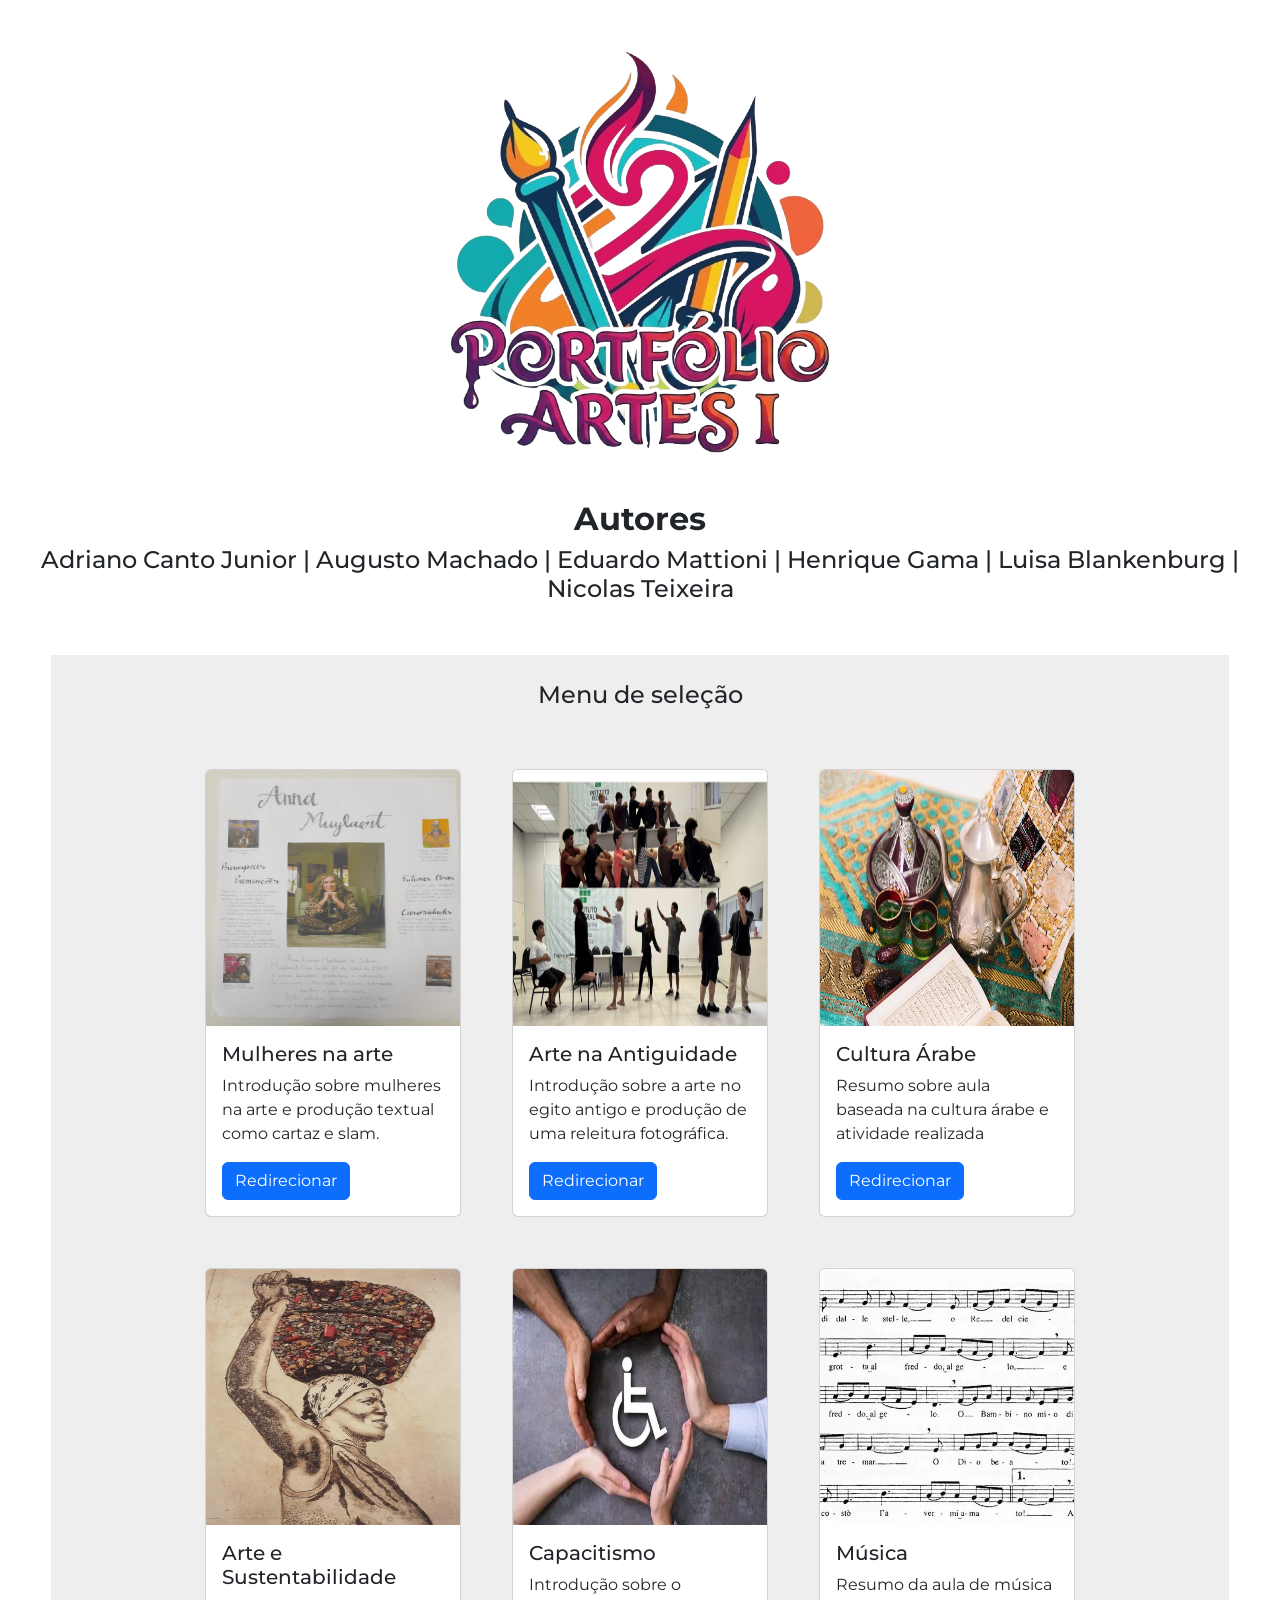
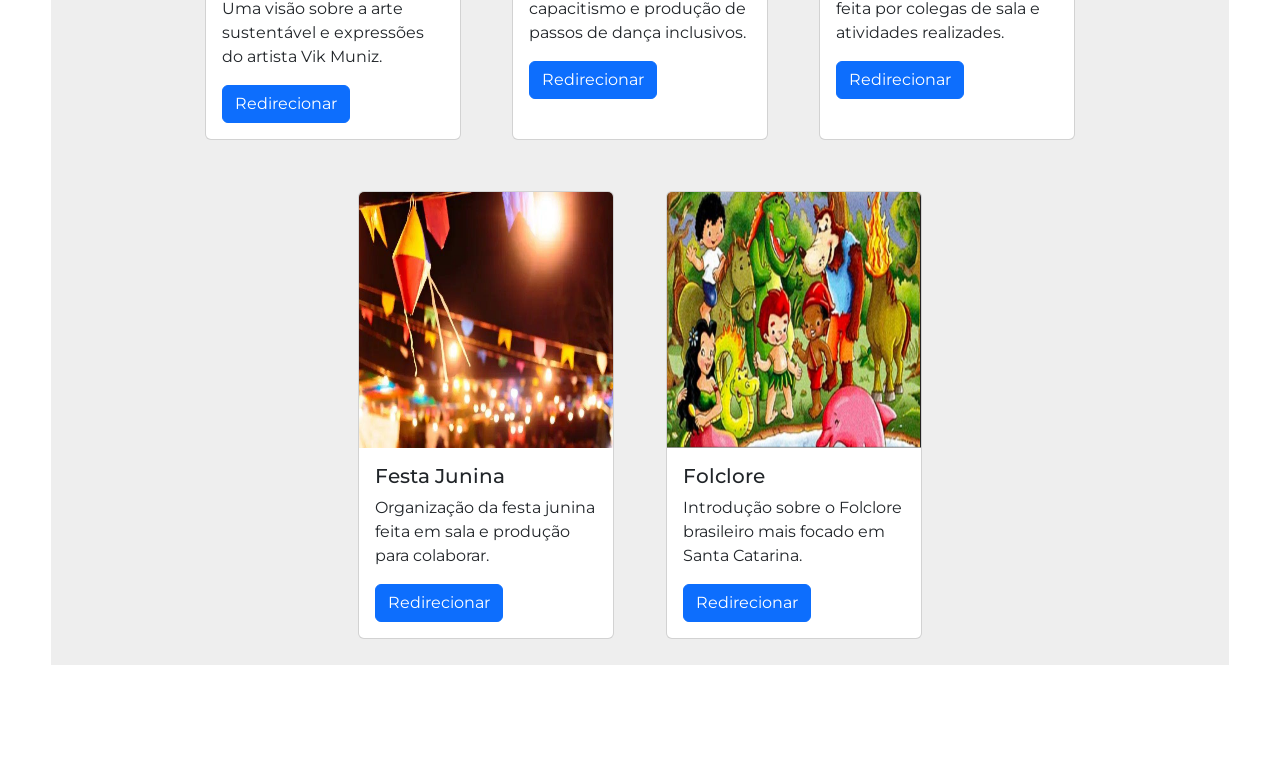
<file: index.html>
<!DOCTYPE html>
<html lang="en">

<head>
    <meta charset="UTF-8">
    <meta name="viewport" content="width=device-width, initial-scale=1.0">
    <link href="https://cdn.jsdelivr.net/npm/bootstrap@5.3.8/dist/css/bootstrap.min.css" rel="stylesheet" integrity="sha384-sRIl4kxILFvY47J16cr9ZwB07vP4J8+LH7qKQnuqkuIAvNWLzeN8tE5YBujZqJLB" crossorigin="anonymous">
    <script src="https://cdn.jsdelivr.net/npm/bootstrap@5.3.8/dist/js/bootstrap.bundle.min.js" integrity="sha384-FKyoEForCGlyvwx9Hj09JcYn3nv7wiPVlz7YYwJrWVcXK/BmnVDxM+D2scQbITxI" crossorigin="anonymous"></script>
    <link rel="preconnect" href="https://fonts.googleapis.com">
    <link rel="preconnect" href="https://fonts.gstatic.com" crossorigin>
    <link href="https://fonts.googleapis.com/css2?family=Montserrat:ital,wght@0,100..900;1,100..900&display=swap" rel="stylesheet">
    <link rel="stylesheet" href="styles.css">
    <link rel="shortcut icon" href="img/favicon.ico" type="image/x-icon">
    <title>Blog de Artes - INFO24</title>
</head>

<body>
    <header class="cabecalho">
        <div class="container text-center">
            <img class="img-fluid" src="img/logo.png" alt="">
        </div>
        <div class="text-center">
            <h2>Autores</h2>
            <h4>Adriano Canto Junior | Augusto Machado | Eduardo Mattioni | Henrique Gama | Luisa Blankenburg | Nicolas Teixeira</h4>
        </div>
    </header>
    <div class="menu">
        <div>
            <h4 class="titulo">Menu de seleção</h4>
        </div>
        <div class="row">
            <div class="col">
                <div class="cards">
                    <div class="card">
                        <img src="img/Mulheres/CARTAZ.jpg" class="card-img-top" alt="...">
                        <div class="card-body">
                            <h5 class="card-title">Mulheres na arte</h5>
                            <p class="card-text">Introdução sobre mulheres na arte e produção textual como cartaz e slam.</p>
                            <a href="mulheres.html" class="btn btn-primary">Redirecionar</a>
                        </div>
                    </div>
                    <div class="card" >
                        <img src="img/Antiguidade/replica3.png" class="card-img-top" alt="...">
                        <div class="card-body">
                            <h5 class="card-title">Arte na Antiguidade</h5>
                            <p class="card-text">Introdução sobre a arte no egito antigo e produção de uma releitura fotográfica.</p>
                            <a href="egito.html" class="btn btn-primary">Redirecionar</a>
                        </div>
                    </div>
                    <div class="card" >
                        <img src="img/Arabe/capa.jpg" class="card-img-top" alt="...">
                        <div class="card-body">
                            <h5 class="card-title">Cultura Árabe</h5>
                            <p class="card-text">Resumo sobre aula baseada na cultura árabe e atividade realizada</p>
                            <a href="arabe.html" class="btn btn-primary">Redirecionar</a>
                        </div>
                    </div>
                    <div class="card" >
                        <img src="img/Sustentabilidade/capa.jpg" class="card-img-top" alt="...">
                        <div class="card-body">
                            <h5 class="card-title">Arte e Sustentabilidade</h5>
                            <p class="card-text">Uma visão sobre a arte sustentável e expressões do artista Vik Muniz.</p>
                            <a href="sustentabilidade.html" class="btn btn-primary">Redirecionar</a>
                        </div>
                    </div>
                    <div class="card" >
                        <img src="img/Capacitismo/capa.webp" class="card-img-top" alt="...">
                        <div class="card-body">
                            <h5 class="card-title">Capacitismo</h5>
                            <p class="card-text">Introdução sobre o capacitismo e produção de passos de dança inclusivos.</p>
                            <a href="capacitismo.html" class="btn btn-primary">Redirecionar</a>
                        </div>
                    </div>
                    <div class="card" >
                        <img src="img/Musica/capa.webp" class="card-img-top" alt="...">
                        <div class="card-body">
                            <h5 class="card-title">Música</h5>
                            <p class="card-text">Resumo da aula de música feita por colegas de sala e atividades realizades.</p>
                            <a href="musica.html" class="btn btn-primary">Redirecionar</a>
                        </div>
                    </div>
                    <div class="card">
                        <img src="img/Festa Junina/capa-true.jpg" class="card-img-top" alt="...">
                        <div class="card-body">
                            <h5 class="card-title">Festa Junina</h5>
                            <p class="card-text">Organização da festa junina feita em sala e produção para colaborar.</p>
                            <a href="festa.html" class="btn btn-primary">Redirecionar</a>
                        </div>
                    </div>
                    <div class="card" >
                        <img src="img/Folclore/capa.png" class="card-img-top" alt="...">
                        <div class="card-body">
                            <h5 class="card-title">Folclore</h5>
                            <p class="card-text">Introdução sobre o Folclore brasileiro mais focado em Santa Catarina.</p>
                            <a href="folclore.html" class="btn btn-primary">Redirecionar</a>
                        </div>
                    </div>
                </div>
            </div>
        </div>
    </div>
</body>

</html>
</file>
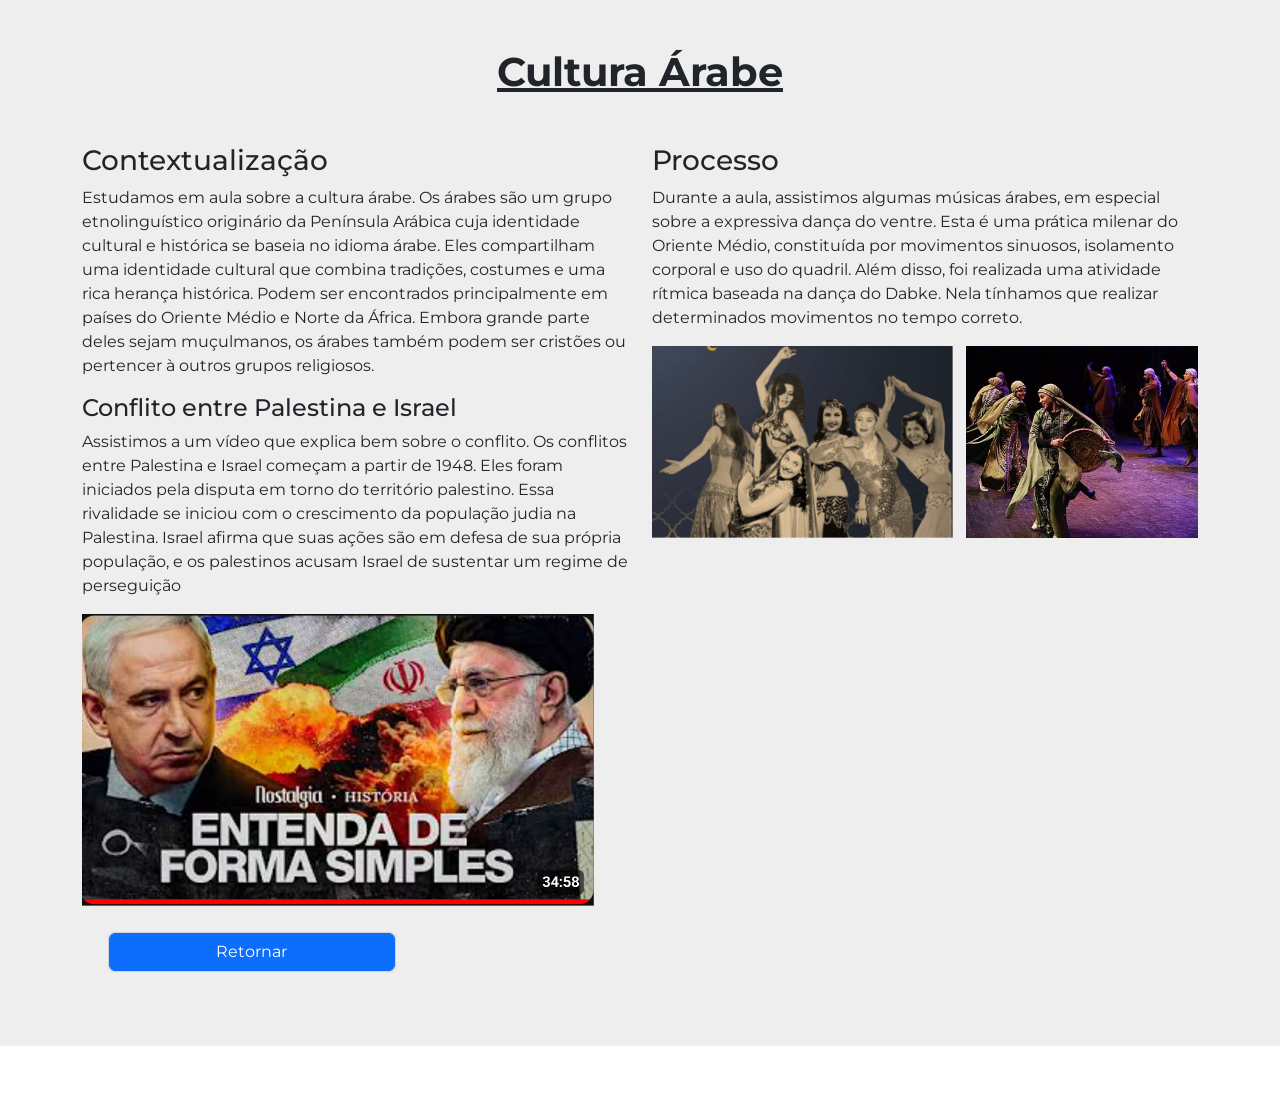
<file: arabe.html>
<!DOCTYPE html>
<html lang="pt-br">

<head>
    <meta charset="UTF-8">
    <meta name="viewport" content="width=device-width, initial-scale=1.0">
    <link href="https://cdn.jsdelivr.net/npm/bootstrap@5.3.8/dist/css/bootstrap.min.css" rel="stylesheet" integrity="sha384-sRIl4kxILFvY47J16cr9ZwB07vP4J8+LH7qKQnuqkuIAvNWLzeN8tE5YBujZqJLB" crossorigin="anonymous">
    <script src="https://cdn.jsdelivr.net/npm/bootstrap@5.3.8/dist/js/bootstrap.bundle.min.js" integrity="sha384-FKyoEForCGlyvwx9Hj09JcYn3nv7wiPVlz7YYwJrWVcXK/BmnVDxM+D2scQbITxI" crossorigin="anonymous"></script>
    <link rel="preconnect" href="https://fonts.googleapis.com">
    <link rel="preconnect" href="https://fonts.gstatic.com" crossorigin>
    <link href="https://fonts.googleapis.com/css2?family=Montserrat:ital,wght@0,100..900;1,100..900&display=swap" rel="stylesheet">
    <link rel="stylesheet" href="styles.css">
    <link rel="shortcut icon" href="img/favicon.ico" type="image/x-icon">
    <title>Blog de Artes - INFO24</title>
</head>

<body>
    <div class="trabalho01">
        <div class="container">
            <div>
                <h1 class="text-center">Cultura Árabe</h1>
                <div class="row">
                    <div class="col">
                        <h3>Contextualização</h3>
                        <p>Estudamos em aula sobre a cultura árabe. Os árabes são um grupo etnolinguístico originário da Península Arábica cuja identidade cultural e histórica se baseia no idioma árabe. Eles compartilham uma identidade cultural que combina tradições, costumes e uma rica herança histórica. Podem ser encontrados principalmente em países do Oriente Médio e Norte da África. Embora grande parte deles sejam muçulmanos, os árabes também podem ser cristões ou pertencer à outros grupos religiosos. </p>
                        <h4>Conflito entre Palestina e Israel</h4>
                        <p>Assistimos a um vídeo que explica bem sobre o conflito. Os conflitos entre Palestina e Israel começam a partir de 1948. Eles foram iniciados pela disputa em torno do território palestino. Essa rivalidade se iniciou com o crescimento da população judia na Palestina. Israel afirma que suas ações são em defesa de sua própria população, e os palestinos acusam Israel de sustentar um regime de perseguição</p>
                        <img src="img/Arabe/conflito.png" alt="" style="width: 40vw;">
                    </div>
                    <div class="col">
                        <h3>Processo</h3>
                        <p>Durante a aula, assistimos algumas músicas árabes, em especial sobre a expressiva dança do ventre. Esta é uma prática milenar do Oriente Médio, constituída por movimentos sinuosos, isolamento corporal e uso do quadril. Além disso, foi realizada uma atividade rítmica baseada na dança do Dabke. Nela tínhamos que realizar determinados movimentos no tempo correto.</p>
                        <div class="processo">
                            <img src="img/Arabe/dança.png" alt="" class="img-fluid" style="height: 15vw;">
                            <img src="img/Arabe/musica.jpg" alt="" class="img-fluid" style="height: 15vw;">
                            <img src="img/Arabe/Dabke.png" alt="" class="img-fluid" style="height: 15vw;">
                        </div>
                            
                            
                         
                    </div>
                </div>
            </div>
            <div class="card" style="width: 18rem;">
                <a href="index.html" class="btn btn-primary">Retornar</a>
            </div>
        </div>
    </div>
</body>

</html>
</file>
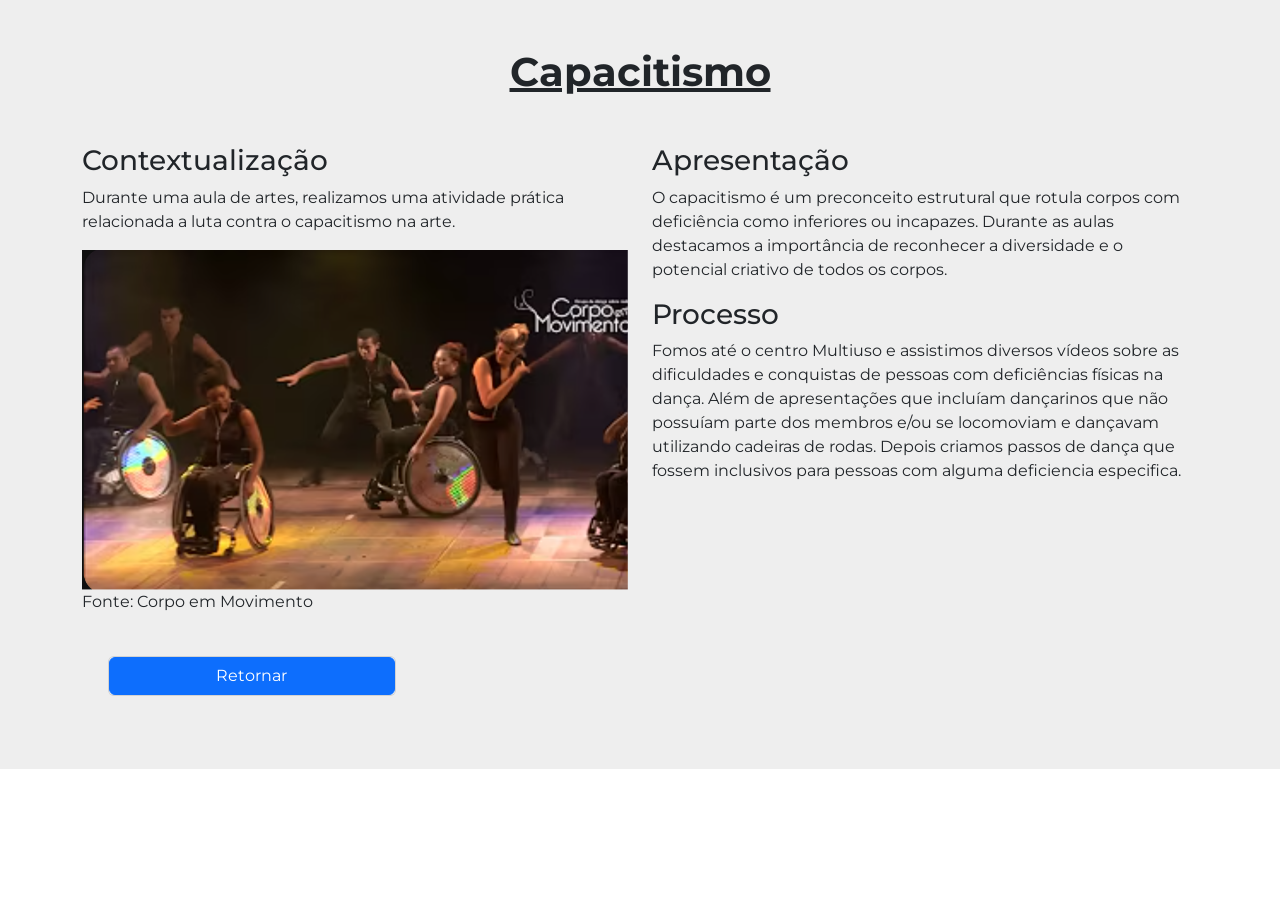
<file: capacitismo.html>
<!DOCTYPE html>
<html lang="pt-br">

<head>
    <meta charset="UTF-8">
    <meta name="viewport" content="width=device-width, initial-scale=1.0">
    <link href="https://cdn.jsdelivr.net/npm/bootstrap@5.3.8/dist/css/bootstrap.min.css" rel="stylesheet" integrity="sha384-sRIl4kxILFvY47J16cr9ZwB07vP4J8+LH7qKQnuqkuIAvNWLzeN8tE5YBujZqJLB" crossorigin="anonymous">
    <script src="https://cdn.jsdelivr.net/npm/bootstrap@5.3.8/dist/js/bootstrap.bundle.min.js" integrity="sha384-FKyoEForCGlyvwx9Hj09JcYn3nv7wiPVlz7YYwJrWVcXK/BmnVDxM+D2scQbITxI" crossorigin="anonymous"></script>
    <link rel="preconnect" href="https://fonts.googleapis.com">
    <link rel="preconnect" href="https://fonts.gstatic.com" crossorigin>
    <link href="https://fonts.googleapis.com/css2?family=Montserrat:ital,wght@0,100..900;1,100..900&display=swap" rel="stylesheet">
    <link rel="stylesheet" href="styles.css">
    <link rel="shortcut icon" href="img/favicon.ico" type="image/x-icon">
    <title>Blog de Artes - INFO24</title>
</head>

<body>
    <div class="trabalho01">
        <div class="container">
            <div>
                <h1 class="text-center">Capacitismo</h1>
                <div class="row">
                    <div class="col">
                        <div>
                            <h3>Contextualização</h3>
                            <p>Durante uma aula de artes, realizamos uma atividade prática relacionada a luta contra o capacitismo na arte.</p>
                            <div>
                                <img src="img/Capacitismo/dança.png" alt="" class="img-fluid">
                                <p>Fonte: Corpo em Movimento</p>
                            </div>
                        </div>
                    </div>
                    <div class="col">
                        <h3>Apresentação</h3>
                        <p>O capacitismo é um preconceito estrutural que rotula corpos com deficiência como inferiores ou incapazes. Durante as aulas destacamos a importância de reconhecer a diversidade e o potencial criativo de todos os corpos.</p>
                        <h3>Processo</h3>
                        <p>Fomos até o centro Multiuso e assistimos diversos vídeos sobre as dificuldades e conquistas de pessoas com deficiências físicas na dança. Além de apresentações que incluíam dançarinos que não possuíam parte dos membros e/ou se locomoviam e dançavam utilizando cadeiras de rodas. Depois criamos passos de dança que fossem inclusivos para pessoas com alguma deficiencia especifica.</p>
                        <div class="processo">
                        </div>
                    </div>
                </div>
            </div>
            <div class="card" style="width: 18rem;">
                <a href="index.html" class="btn btn-primary">Retornar</a>
            </div>
        </div>
    </div>
</body>

</html>
</file>
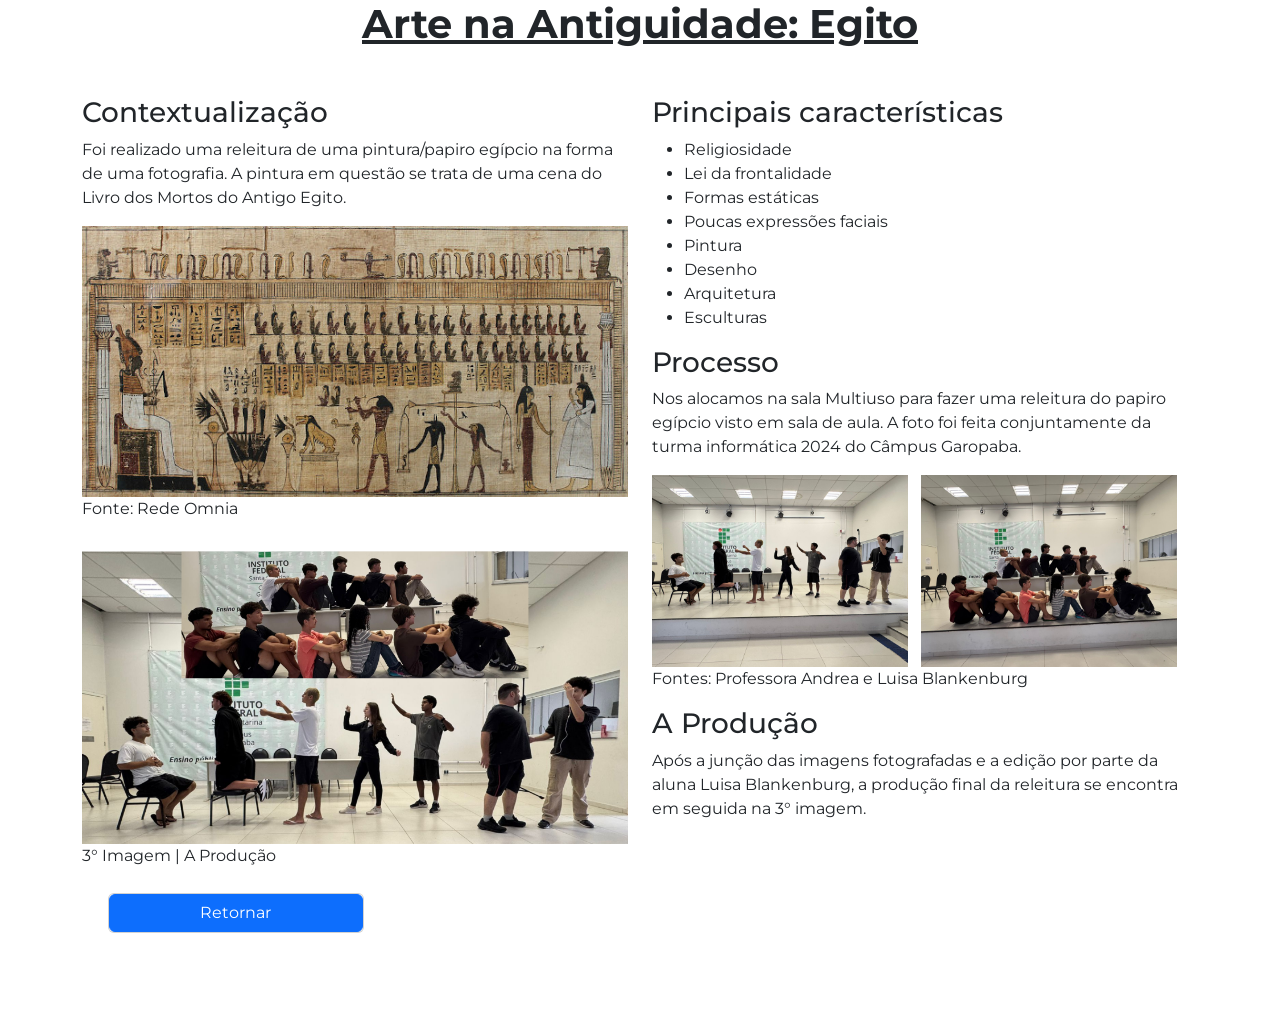
<file: egito.html>
<!DOCTYPE html>
<html lang="pt-br">
<head>
    <meta charset="UTF-8">
    <meta name="viewport" content="width=device-width, initial-scale=1.0">
    <link href="https://cdn.jsdelivr.net/npm/bootstrap@5.3.8/dist/css/bootstrap.min.css" rel="stylesheet" integrity="sha384-sRIl4kxILFvY47J16cr9ZwB07vP4J8+LH7qKQnuqkuIAvNWLzeN8tE5YBujZqJLB" crossorigin="anonymous">
    <script src="https://cdn.jsdelivr.net/npm/bootstrap@5.3.8/dist/js/bootstrap.bundle.min.js" integrity="sha384-FKyoEForCGlyvwx9Hj09JcYn3nv7wiPVlz7YYwJrWVcXK/BmnVDxM+D2scQbITxI" crossorigin="anonymous"></script>
    <link rel="preconnect" href="https://fonts.googleapis.com">
    <link rel="preconnect" href="https://fonts.gstatic.com" crossorigin>
    <link href="https://fonts.googleapis.com/css2?family=Montserrat:ital,wght@0,100..900;1,100..900&display=swap" rel="stylesheet">
    <link rel="stylesheet" href="styles.css">
    <link rel="shortcut icon" href="img/favicon.ico" type="image/x-icon">
    <title>Blog de Artes - INFO24</title>
</head>
<body>
    <div class="trabalho02">
        <div class="container">
            <h1 class="text-center">Arte na Antiguidade: Egito</h1>
            <div class="row">
                <div class="col">
                    <h3>Contextualização</h3>
                    <p>Foi realizado uma releitura de uma pintura/papiro egípcio na forma de uma fotografia. A pintura em questão se trata de uma cena do Livro dos Mortos do Antigo Egito.</p>
                    <div>
                        <img src="img/Antiguidade/hieroglifos.png" alt="" class="img-fluid">
                        <p>Fonte: Rede Omnia</p>
                        <img src="img/Antiguidade/replica3.png" alt="" class="img-fluid">
                        <p>3° Imagem | A Produção</p>
                    </div>
                    <div class="card">
                <a href="index.html" class="btn btn-primary">Retornar</a>
            </div>
                </div>
                <div class="col">
                    <h3>Principais características</h3>
                    <ul>
                        <li>Religiosidade</li>
                        <li>Lei da frontalidade</li>
                        <li>Formas estáticas</li>
                        <li>Poucas expressões faciais</li>
                        <li>Pintura</li>
                        <li>Desenho</li>
                        <li>Arquitetura</li>
                        <li>Esculturas</li>
                    </ul>
                    <h3>Processo</h3>
                    <p>Nos alocamos na sala Multiuso para fazer uma releitura do papiro egípcio visto em sala de aula. A foto foi feita conjuntamente da turma informática 2024 do Câmpus Garopaba.</p>
                    <div class="processo">
                        <img src="img/Antiguidade/repilca1.png" alt="" class="img-fluid">
                        <img src="img/Antiguidade/replica2.png" alt="" class="img-fluid">
                    </div>
                    <p>Fontes: Professora Andrea e Luisa Blankenburg</p>
                    <h3>A Produção</h3>
                    <p>Após a junção das imagens fotografadas e a edição por parte da aluna Luisa Blankenburg, a produção final da releitura se encontra em seguida na 3° imagem.</p>
                </div>
            </div>
        </div>
    </div>
</body>
</html>
</file>
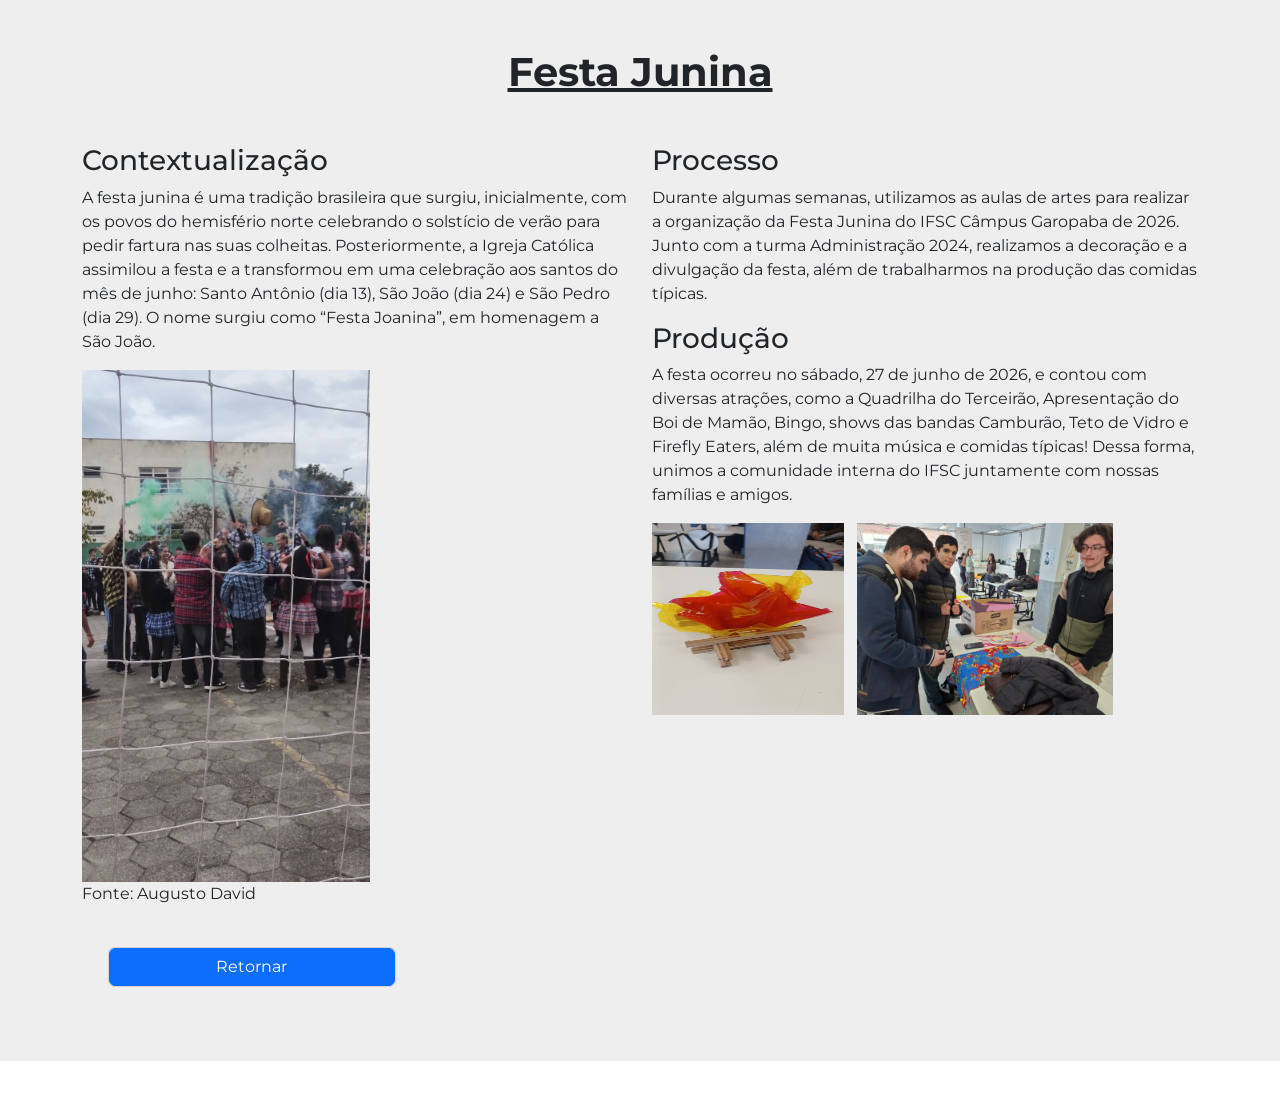
<file: festa.html>
<!DOCTYPE html>
<html lang="pt-br">

<head>
    <meta charset="UTF-8">
    <meta name="viewport" content="width=device-width, initial-scale=1.0">
    <link href="https://cdn.jsdelivr.net/npm/bootstrap@5.3.8/dist/css/bootstrap.min.css" rel="stylesheet" integrity="sha384-sRIl4kxILFvY47J16cr9ZwB07vP4J8+LH7qKQnuqkuIAvNWLzeN8tE5YBujZqJLB" crossorigin="anonymous">
    <script src="https://cdn.jsdelivr.net/npm/bootstrap@5.3.8/dist/js/bootstrap.bundle.min.js" integrity="sha384-FKyoEForCGlyvwx9Hj09JcYn3nv7wiPVlz7YYwJrWVcXK/BmnVDxM+D2scQbITxI" crossorigin="anonymous"></script>
    <link rel="preconnect" href="https://fonts.googleapis.com">
    <link rel="preconnect" href="https://fonts.gstatic.com" crossorigin>
    <link href="https://fonts.googleapis.com/css2?family=Montserrat:ital,wght@0,100..900;1,100..900&display=swap" rel="stylesheet">
    <link rel="stylesheet" href="styles.css">
    <link rel="shortcut icon" href="img/favicon.ico" type="image/x-icon">
    <title>Blog de Artes - INFO24</title>
</head>

<body>
    <div class="trabalho01">
        <div class="container">
            <div>
                <h1 class="text-center">Festa Junina</h1>
                <div class="row">
                    <div class="col">
                        <div>
                            <h3>Contextualização</h3>
                            <p>A festa junina é uma tradição brasileira que surgiu, inicialmente, com os povos do hemisfério norte celebrando o solstício de verão para pedir fartura nas suas colheitas. Posteriormente, a Igreja Católica assimilou a festa e a transformou em uma celebração aos santos do mês de junho: Santo Antônio (dia 13), São João (dia 24) e São Pedro (dia 29). O nome surgiu como “Festa Joanina”, em homenagem a São João.</p>
                            <div>
                                <img src="img/Festa Junina/capa.jpg" alt="" class="img-fluid" style="height: 40vw;">
                                <p>Fonte: Augusto David</p>
                            </div>
                        </div>
                    </div>
                    <div class="col">
                        <h3>Processo</h3>
                        <p>Durante algumas semanas, utilizamos as aulas de artes para realizar a organização da Festa Junina do IFSC Câmpus Garopaba de 2026. Junto com a turma Administração 2024, realizamos a decoração e a divulgação da festa, além de trabalharmos  na produção das comidas típicas.</p>
                        <h3>Produção</h3>
                        <p>A festa ocorreu no sábado, 27 de junho de 2026, e contou com diversas atrações, como a Quadrilha do Terceirão, Apresentação do Boi de Mamão, Bingo, shows das bandas Camburão, Teto de Vidro e Firefly Eaters, além de muita música e comidas típicas! Dessa forma, unimos a comunidade interna do IFSC juntamente com nossas famílias e amigos.</p>
                        <div class="processo">
                            <img src="img/Festa Junina/Fogueira.jpg" alt="" class="img-fluid" style="width: 15vw;">
                            <img src="img/Festa Junina/Fazendo.jpg" alt="" class="img-fluid">
                        </div>
                    </div>
                </div>
            </div>
            <div class="card" style="width: 18rem;">
                <a href="index.html" class="btn btn-primary">Retornar</a>
            </div>
        </div>
    </div>
</body>

</html>
</file>
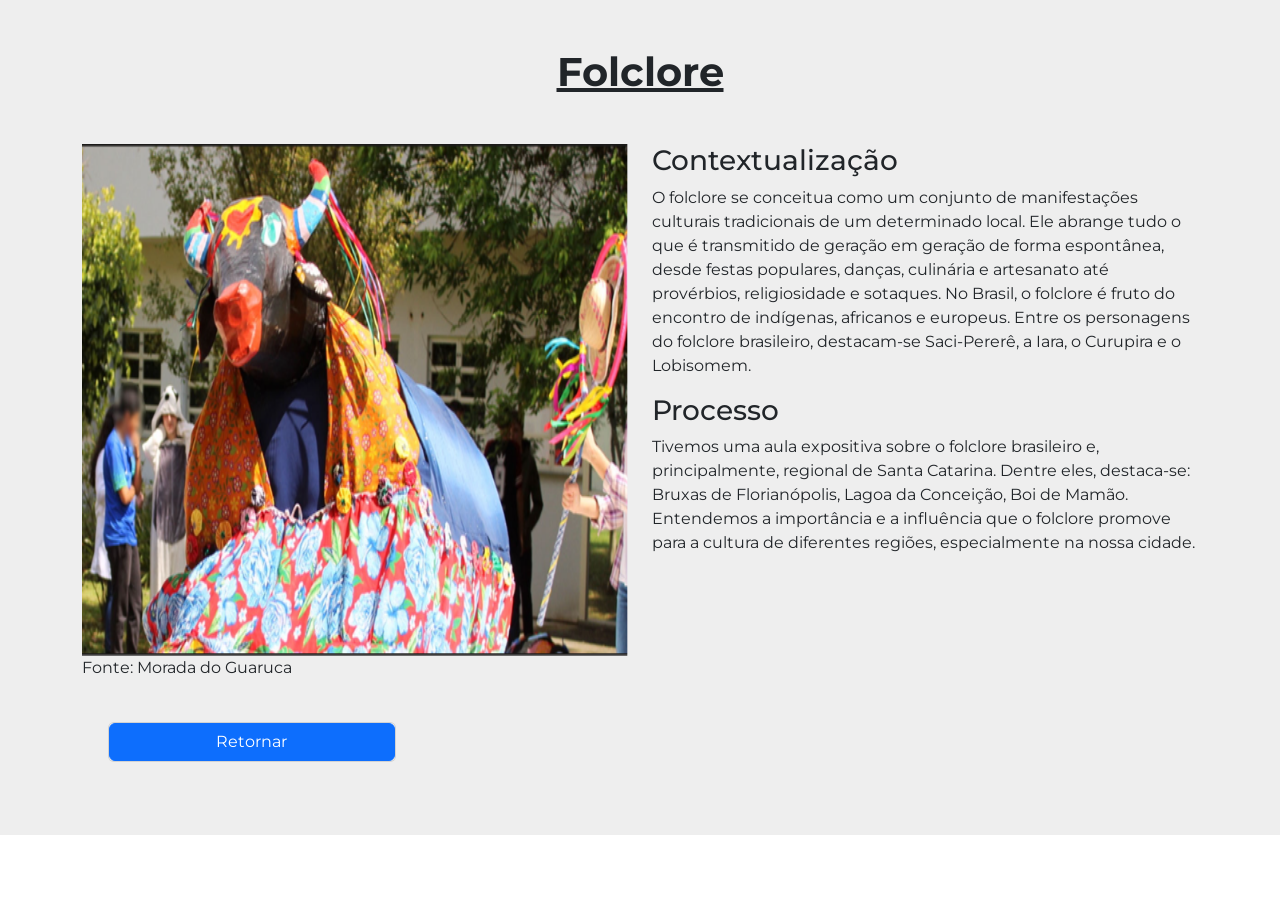
<file: folclore.html>
<!DOCTYPE html>
<html lang="pt-br">

<head>
    <meta charset="UTF-8">
    <meta name="viewport" content="width=device-width, initial-scale=1.0">
    <link href="https://cdn.jsdelivr.net/npm/bootstrap@5.3.8/dist/css/bootstrap.min.css" rel="stylesheet" integrity="sha384-sRIl4kxILFvY47J16cr9ZwB07vP4J8+LH7qKQnuqkuIAvNWLzeN8tE5YBujZqJLB" crossorigin="anonymous">
    <script src="https://cdn.jsdelivr.net/npm/bootstrap@5.3.8/dist/js/bootstrap.bundle.min.js" integrity="sha384-FKyoEForCGlyvwx9Hj09JcYn3nv7wiPVlz7YYwJrWVcXK/BmnVDxM+D2scQbITxI" crossorigin="anonymous"></script>
    <link rel="preconnect" href="https://fonts.googleapis.com">
    <link rel="preconnect" href="https://fonts.gstatic.com" crossorigin>
    <link href="https://fonts.googleapis.com/css2?family=Montserrat:ital,wght@0,100..900;1,100..900&display=swap" rel="stylesheet">
    <link rel="stylesheet" href="styles.css">
    <link rel="shortcut icon" href="img/favicon.ico" type="image/x-icon">
    <title>Blog de Artes - INFO24</title>
</head>

<body>
    <div class="trabalho01">
        <div class="container">
            <div>
                <h1 class="text-center">Folclore</h1>
                <div class="row">
                    <div class="col">
                        <div>
                            <img src="img/Folclore/boi.png" alt="" class="img-fluid" style="height: 40vw;">
                            <p>Fonte: Morada do Guaruca</p>
                        </div>
                    </div>
                    <div class="col">
                        <h3>Contextualização</h3>
                        <p>O folclore se conceitua como um conjunto de manifestações culturais tradicionais de um determinado local. Ele abrange tudo o que é transmitido de geração em geração de forma espontânea, desde festas populares, danças, culinária e artesanato até provérbios, religiosidade e sotaques. No Brasil, o folclore é fruto do encontro de indígenas, africanos e europeus. Entre os personagens do folclore brasileiro, destacam-se Saci-Pererê, a Iara, o Curupira e o Lobisomem.</p>
                        <h3>Processo</h3>
                        <p>Tivemos uma aula expositiva sobre o folclore brasileiro e, principalmente, regional de Santa Catarina. Dentre eles, destaca-se: Bruxas de Florianópolis, Lagoa da Conceição, Boi de Mamão. Entendemos a importância e a influência que o folclore promove para a cultura de diferentes regiões, especialmente na nossa cidade.</p>
                        <div class="processo">
                            
                        </div>
                    </div>
                </div>
            </div>
            <div class="card" style="width: 18rem;">
                <a href="index.html" class="btn btn-primary">Retornar</a>
            </div>
        </div>
    </div>
</body>

</html>
</file>
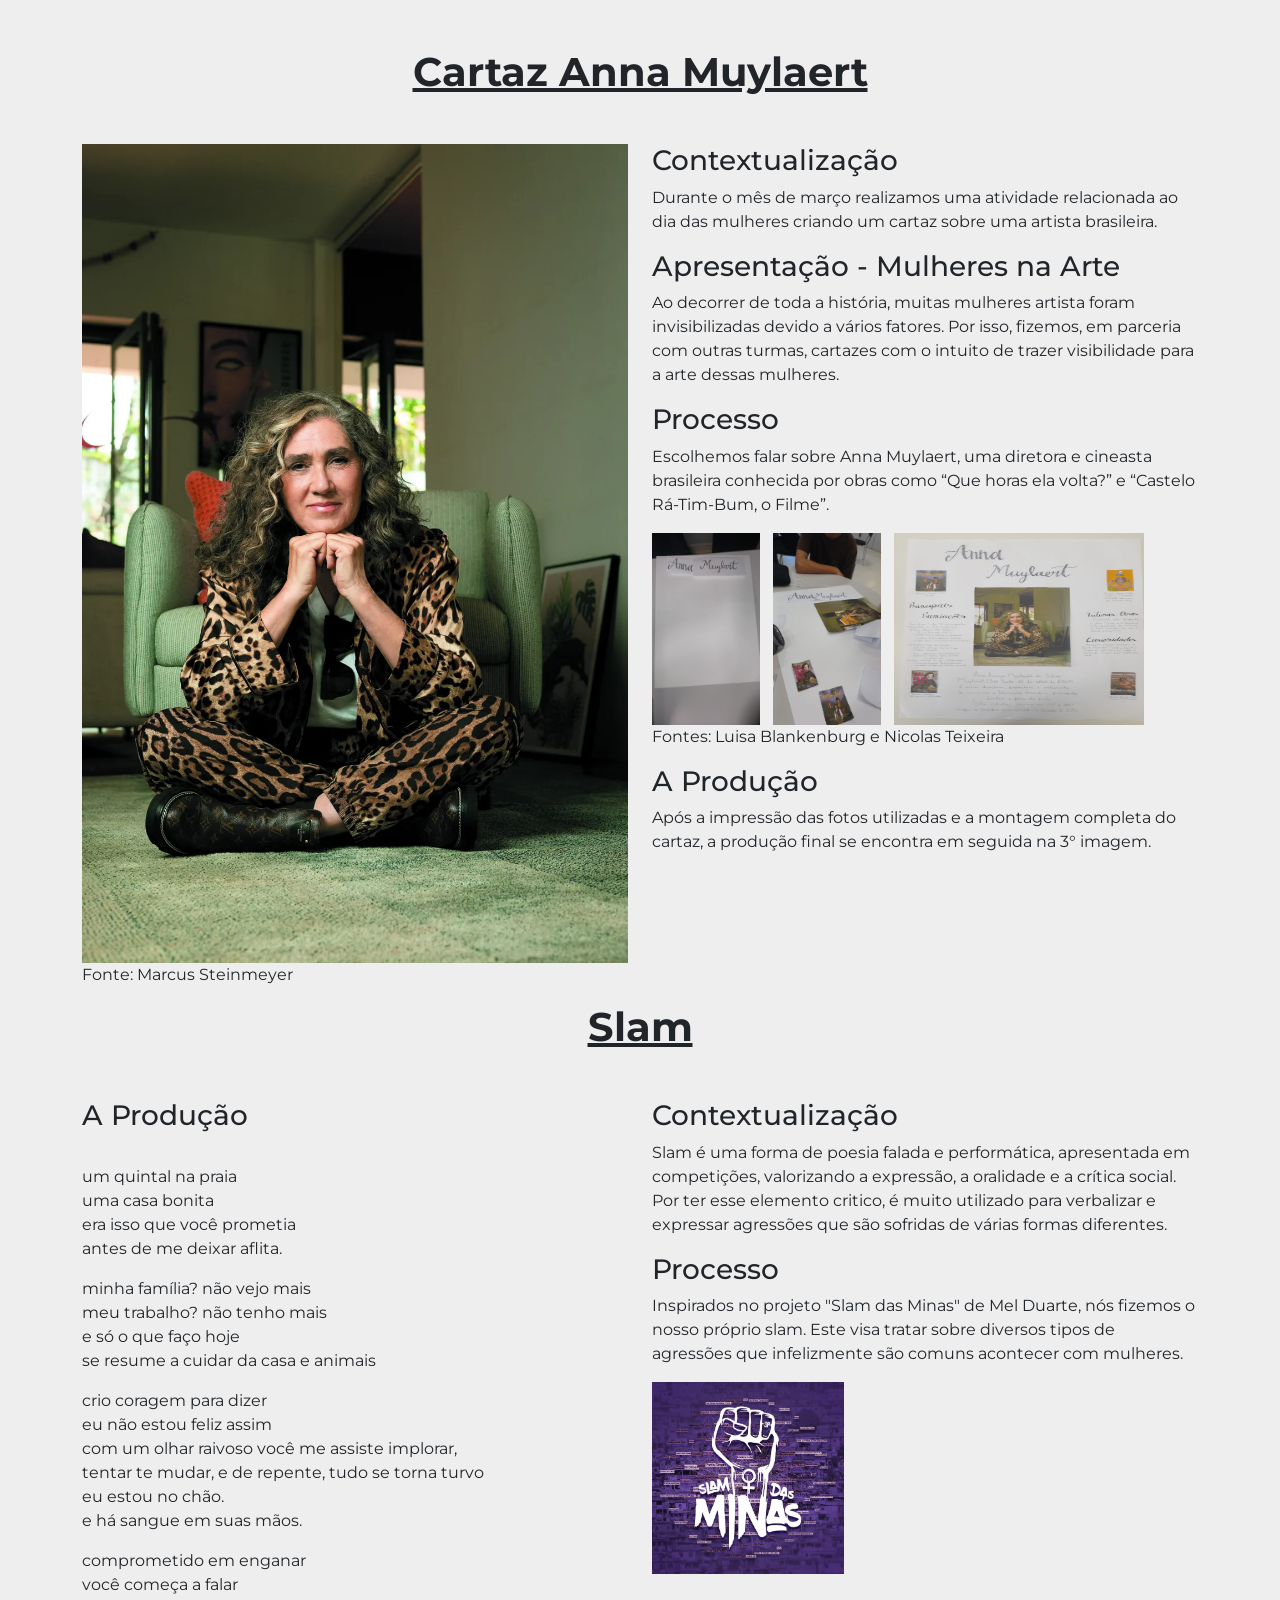
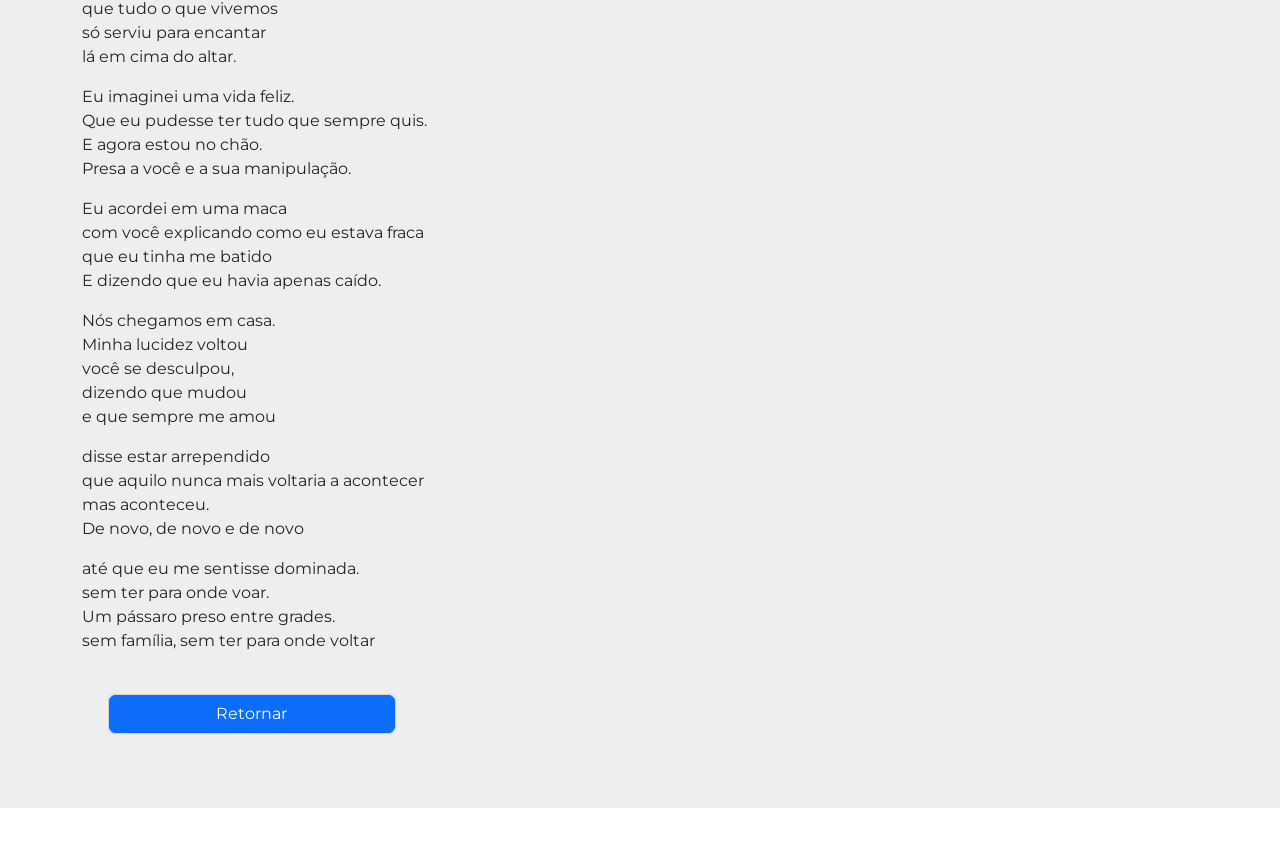
<file: mulheres.html>
<!DOCTYPE html>
<html lang="pt-br">

<head>
    <meta charset="UTF-8">
    <meta name="viewport" content="width=device-width, initial-scale=1.0">
    <link href="https://cdn.jsdelivr.net/npm/bootstrap@5.3.8/dist/css/bootstrap.min.css" rel="stylesheet" integrity="sha384-sRIl4kxILFvY47J16cr9ZwB07vP4J8+LH7qKQnuqkuIAvNWLzeN8tE5YBujZqJLB" crossorigin="anonymous">
    <script src="https://cdn.jsdelivr.net/npm/bootstrap@5.3.8/dist/js/bootstrap.bundle.min.js" integrity="sha384-FKyoEForCGlyvwx9Hj09JcYn3nv7wiPVlz7YYwJrWVcXK/BmnVDxM+D2scQbITxI" crossorigin="anonymous"></script>
    <link rel="preconnect" href="https://fonts.googleapis.com">
    <link rel="preconnect" href="https://fonts.gstatic.com" crossorigin>
    <link href="https://fonts.googleapis.com/css2?family=Montserrat:ital,wght@0,100..900;1,100..900&display=swap" rel="stylesheet">
    <link rel="stylesheet" href="styles.css">
    <link rel="shortcut icon" href="img/favicon.ico" type="image/x-icon">
    <title>Blog de Artes - INFO24</title>
</head>

<body>
    <div class="trabalho01">
        <div class="container">
            <div>
                <h1 class="text-center">Cartaz Anna Muylaert</h1>
                <div class="row">
                    <div class="col" id="imagem">
                        <div>
                            <img src="img/Mulheres/ANNA.png" alt="" class="img-fluid">
                            <p>Fonte: Marcus Steinmeyer</p>
                        </div>
                    </div>
                    <div class="col">
                        <h3>Contextualização</h3>
                        <p>Durante o mês de março realizamos uma atividade relacionada ao dia das mulheres criando um cartaz sobre uma artista brasileira.</p>
                        <h3>Apresentação - Mulheres na Arte</h3>
                        <p>Ao decorrer de toda a história, muitas mulheres artista foram invisibilizadas devido a vários fatores. Por isso, fizemos, em parceria com outras turmas, cartazes com o intuito de trazer visibilidade para a arte dessas mulheres.</p>
                        <h3>Processo</h3>
                        <p>Escolhemos falar sobre Anna Muylaert, uma diretora e cineasta brasileira conhecida por obras como “Que horas ela volta?” e “Castelo Rá-Tim-Bum, o Filme”.</p>
                        <div class="processo">
                            <img src="img/Mulheres/COMEÇO_CARTAZ.jpg" alt="" class="img-fluid">
                            <img src="img/Mulheres/FAZENDO_CARTAZ.jpg" alt="" class="img-fluid">
                            <img src="img/Mulheres/CARTAZ.jpg" alt="" class="img-fluid" style="width: 250px;">
                        </div>
                        <p>Fontes: Luisa Blankenburg e Nicolas Teixeira</p>
                        <h3>A Produção</h3>
                        <p>Após a impressão das fotos utilizadas e a montagem completa do cartaz, a produção final se encontra em seguida na 3° imagem.</p>
                    </div>
                </div>
                <div>
                <h1 class="text-center">Slam</h1>
                <div class="row">
                    <div class="col" id="imagem">
                        <div>
                            <h3>A Produção</h3>  <br>
                             <p>
                                um quintal na praia<br>
                                uma casa bonita<br>
                                era isso que você prometia<br>
                                antes de me deixar aflita.
                            </p>
                            <p>
                                minha família? não vejo mais<br>
                                meu trabalho? não tenho mais<br>
                                e só o que faço hoje<br>
                                se resume a cuidar da casa e animais
                            </p>
                            <p>
                                crio coragem para dizer<br>
                                eu não estou feliz assim<br>
                                com um olhar raivoso você me assiste implorar,<br>
                                tentar te mudar,
                                e de repente, tudo se torna turvo<br>
                                eu estou no chão.<br>
                                e há sangue em suas mãos.
                            </p>
                            <p>
                                comprometido em enganar<br>
                                você começa a falar<br>
                                que tudo o que vivemos<br>
                                só serviu para encantar<br>
                                lá em cima do altar.
                            </p>
                            <p>
                                Eu imaginei uma vida feliz.<br>
                                Que eu pudesse ter tudo que sempre quis.<br>
                                E agora estou no chão.<br>
                                Presa a você e a sua manipulação.
                            </p>
                            <p>
                                Eu acordei em uma maca<br>
                                com você explicando como eu estava fraca<br>
                                que eu tinha me batido<br>
                                E dizendo que eu havia apenas caído.
                            </p>
                            <p>
                                Nós chegamos em casa.<br>
                                Minha lucidez voltou<br>
                                você se desculpou,<br>
                                dizendo que mudou<br>
                                e que sempre me amou<br>
                            </p>

                            <p>
                                disse estar arrependido<br>
                                que aquilo nunca mais voltaria a acontecer <br>
                                mas aconteceu.<br>
                                De novo, de novo e de novo<br>  
                            </p>

                            <p>
                                até que eu me sentisse dominada.<br>
                                sem ter para onde voar. <br>
                                Um pássaro preso entre grades.<br>
                                sem família, sem ter para onde voltar
                            </p>
                        </div>
                    </div>
                    <div class="col">
                        <h3>Contextualização</h3>
                        <p>Slam é uma forma de poesia falada e performática, apresentada em competições, valorizando a expressão, a oralidade e a crítica social. Por ter esse elemento critico, é muito utilizado para verbalizar e expressar agressões que são sofridas de várias formas diferentes.</p>
                        <h3>Processo</h3>
                        <p>Inspirados no projeto "Slam das Minas" de Mel Duarte, nós fizemos o nosso próprio slam. Este visa tratar sobre diversos tipos de agressões que infelizmente são comuns acontecer com mulheres.</p>
                        <div class="processo">
                            <img src="img/Mulheres/Slam-da-Minas.jpg" alt="" class="img-fluid">
                        </div>
                    </div>
                </div>
            </div>
            <div class="card" style="width: 18rem;">
                <a href="index.html" class="btn btn-primary">Retornar</a>
            </div>
        </div>
    </div>
</body>

</html>
</file>
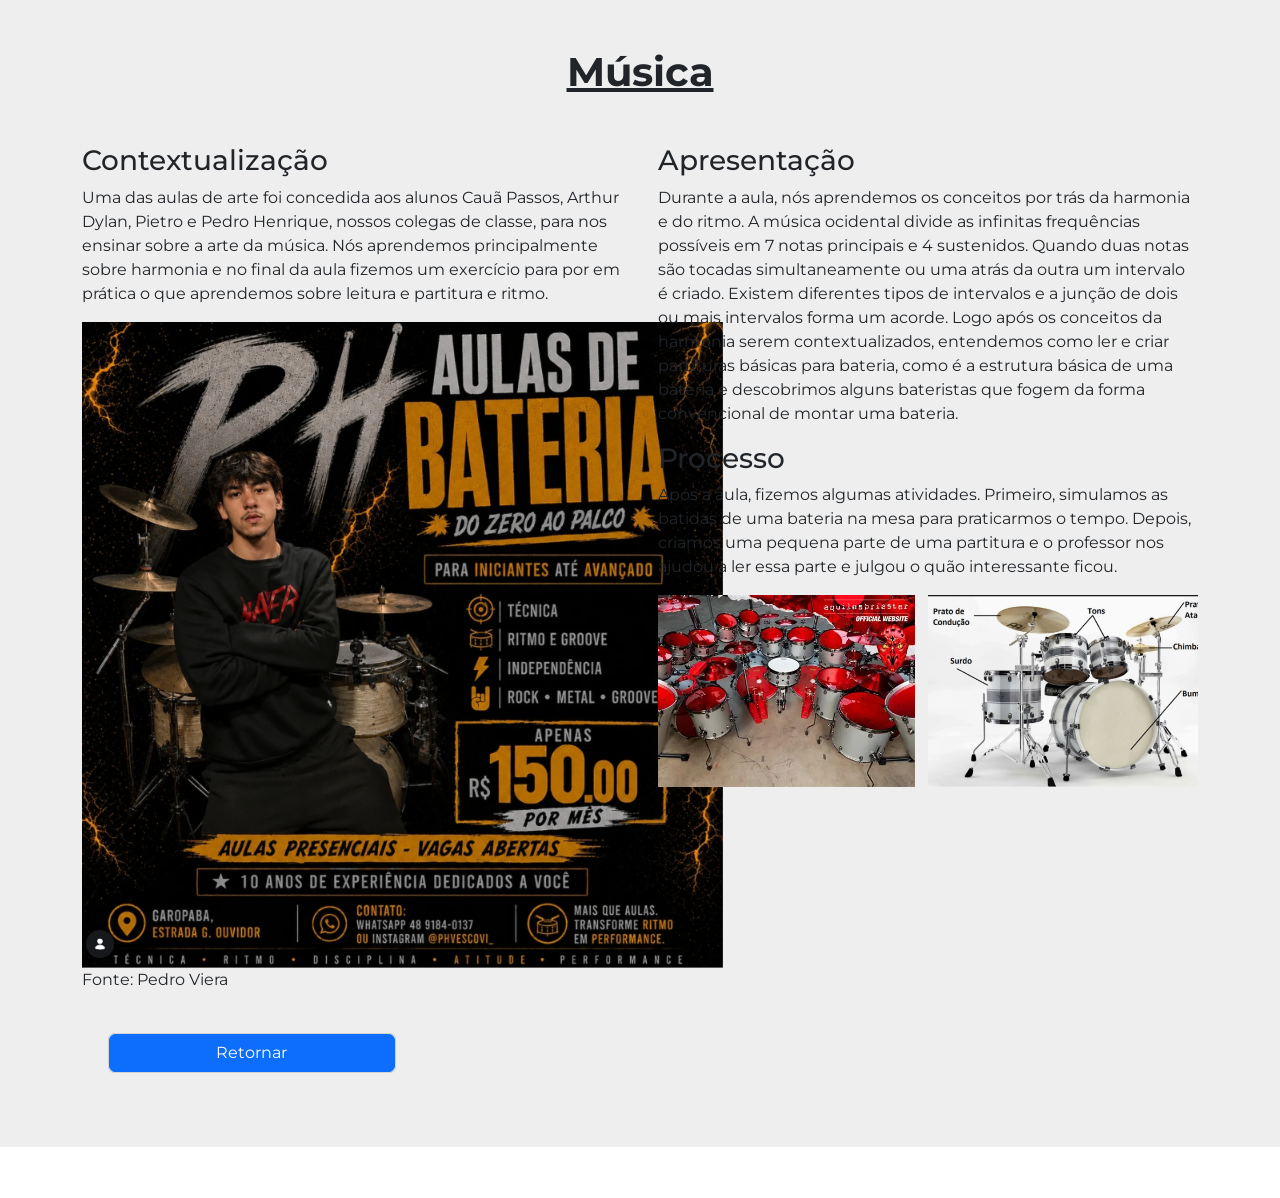
<file: musica.html>
<!DOCTYPE html>
<html lang="pt-br">

<head>
    <meta charset="UTF-8">
    <meta name="viewport" content="width=device-width, initial-scale=1.0">
    <link href="https://cdn.jsdelivr.net/npm/bootstrap@5.3.8/dist/css/bootstrap.min.css" rel="stylesheet" integrity="sha384-sRIl4kxILFvY47J16cr9ZwB07vP4J8+LH7qKQnuqkuIAvNWLzeN8tE5YBujZqJLB" crossorigin="anonymous">
    <script src="https://cdn.jsdelivr.net/npm/bootstrap@5.3.8/dist/js/bootstrap.bundle.min.js" integrity="sha384-FKyoEForCGlyvwx9Hj09JcYn3nv7wiPVlz7YYwJrWVcXK/BmnVDxM+D2scQbITxI" crossorigin="anonymous"></script>
    <link rel="preconnect" href="https://fonts.googleapis.com">
    <link rel="preconnect" href="https://fonts.gstatic.com" crossorigin>
    <link href="https://fonts.googleapis.com/css2?family=Montserrat:ital,wght@0,100..900;1,100..900&display=swap" rel="stylesheet">
    <link rel="stylesheet" href="styles.css">
    <link rel="shortcut icon" href="img/favicon.ico" type="image/x-icon">
    <title>Blog de Artes - INFO24</title>
</head>

<body>
    <div class="trabalho01">
        <div class="container">
            <div>
                <h1 class="text-center">Música</h1>
                <div class="row">
                    <div class="col">
                        <div>
                            <h3>Contextualização</h3>
                            <p>Uma das aulas de arte foi concedida aos alunos Cauã Passos, Arthur Dylan, Pietro e Pedro Henrique, nossos colegas de classe, para nos ensinar sobre a arte da música. Nós aprendemos principalmente sobre harmonia e no final da aula fizemos um exercício para por em prática o que aprendemos sobre leitura e partitura e ritmo.</p>
                            <img src="img/Musica/Ph.png" alt="">
                            <p>Fonte: Pedro Viera</p>
                        </div>
                    </div>
                    <div class="col">
                        <h3>Apresentação</h3>
                        <p>Durante a aula, nós aprendemos os conceitos por trás da harmonia e do ritmo. A música ocidental divide as infinitas frequências possíveis em 7 notas principais e 4 sustenidos. Quando duas notas são tocadas simultaneamente ou uma atrás da outra um intervalo é criado. Existem diferentes tipos de intervalos e a junção de dois ou mais intervalos forma um acorde. Logo após os conceitos da harmonia serem contextualizados, entendemos como ler e criar partituras básicas para bateria, como é a estrutura básica de uma bateria e descobrimos alguns bateristas que fogem da forma convencional de montar uma bateria.</p>
                        <h3>Processo</h3>
                        <p>Após a aula, fizemos algumas atividades. Primeiro, simulamos as batidas de uma bateria na mesa para praticarmos o tempo. Depois, criamos uma pequena parte de uma partitura e o professor nos ajudou a ler essa parte e julgou o quão interessante ficou.</p>
                        <div class="processo">
                            <img src="img/Musica/Aquiles.webp" alt="" style="height: 15vw;" class="img-fluid">
                            <img src="img/Musica/bateria.png" alt="" style="height: 15vw;" class="img-fluid">
                        </div>
                    </div>
                </div>
            </div>
            <div class="card" style="width: 18rem;">
                <a href="index.html" class="btn btn-primary">Retornar</a>
            </div>
        </div>
    </div>
</body>

</html>
</file>
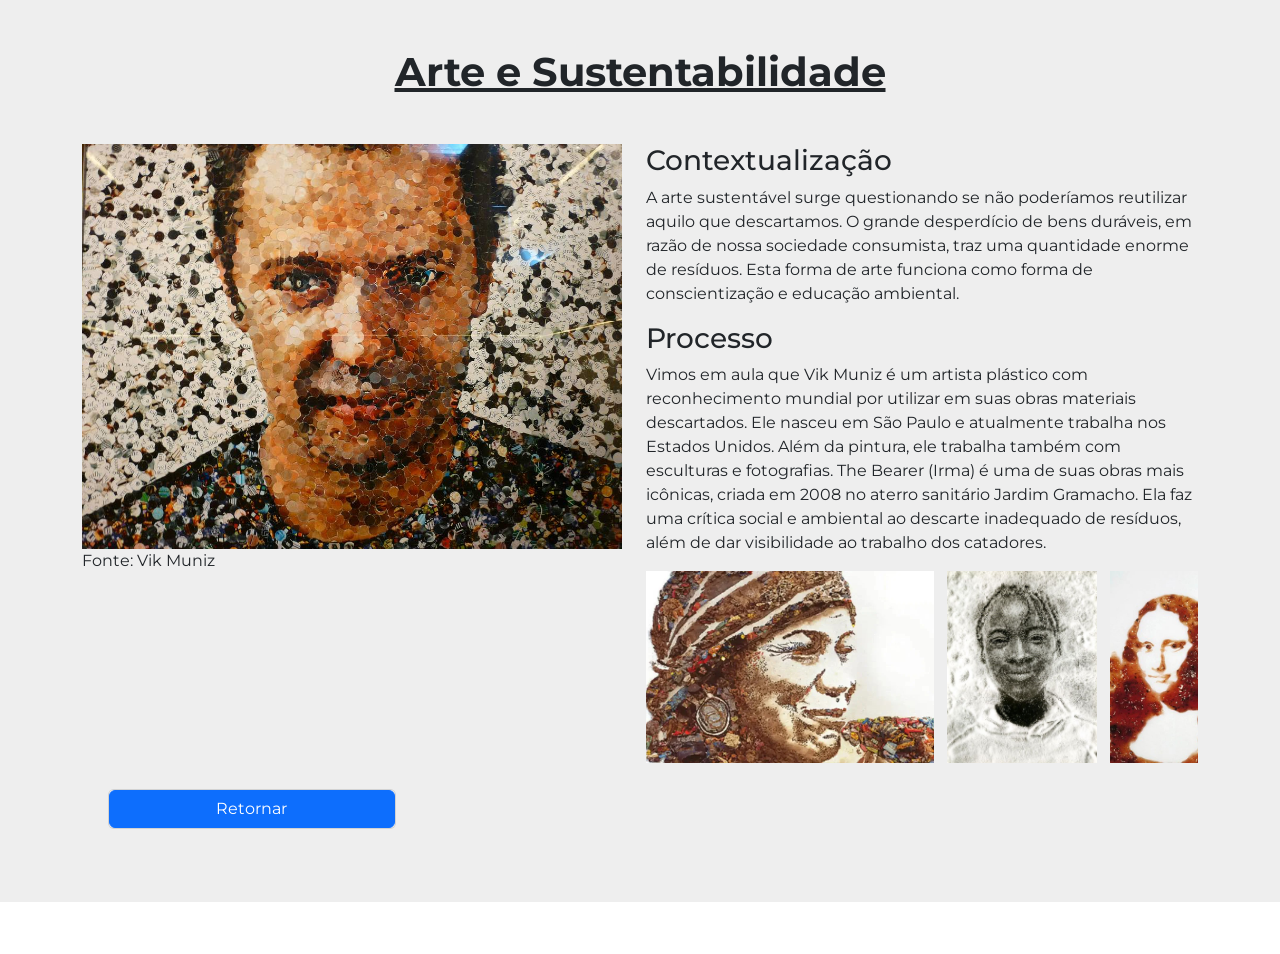
<file: sustentabilidade.html>
<!DOCTYPE html>
<html lang="pt-br">

<head>
    <meta charset="UTF-8">
    <meta name="viewport" content="width=device-width, initial-scale=1.0">
    <link href="https://cdn.jsdelivr.net/npm/bootstrap@5.3.8/dist/css/bootstrap.min.css" rel="stylesheet" integrity="sha384-sRIl4kxILFvY47J16cr9ZwB07vP4J8+LH7qKQnuqkuIAvNWLzeN8tE5YBujZqJLB" crossorigin="anonymous">
    <script src="https://cdn.jsdelivr.net/npm/bootstrap@5.3.8/dist/js/bootstrap.bundle.min.js" integrity="sha384-FKyoEForCGlyvwx9Hj09JcYn3nv7wiPVlz7YYwJrWVcXK/BmnVDxM+D2scQbITxI" crossorigin="anonymous"></script>
    <link rel="preconnect" href="https://fonts.googleapis.com">
    <link rel="preconnect" href="https://fonts.gstatic.com" crossorigin>
    <link href="https://fonts.googleapis.com/css2?family=Montserrat:ital,wght@0,100..900;1,100..900&display=swap" rel="stylesheet">
    <link rel="stylesheet" href="styles.css">
    <link rel="shortcut icon" href="img/favicon.ico" type="image/x-icon">
    <title>Blog de Artes - INFO24</title>
</head>

<body>
    <div class="trabalho01">
        <div class="container">
            <div>
                <h1 class="text-center">Arte e Sustentabilidade</h1>
                <div class="row">
                    <div class="col">
                        <div>
                            <img src="img/Sustentabilidade/vik.jpg" alt="" class="img-fluid">
                            <p>Fonte: Vik Muniz</p>
                        </div>
                    </div>
                    <div class="col">
                        <h3>Contextualização</h3>
                        <p>A arte sustentável surge questionando se não poderíamos reutilizar aquilo que descartamos. O grande desperdício de bens duráveis, em razão de nossa sociedade consumista, traz uma quantidade enorme de resíduos. Esta forma de arte funciona como forma de conscientização e educação ambiental. </p>
                        <h3>Processo</h3>
                        <p>Vimos em aula que Vik Muniz é um artista plástico com reconhecimento mundial por utilizar em suas obras materiais descartados. Ele nasceu em São Paulo e atualmente trabalha nos Estados Unidos. Além da pintura, ele trabalha também com esculturas e fotografias. The Bearer (Irma) é uma de suas obras mais icônicas, criada em 2008 no aterro sanitário Jardim Gramacho. Ela faz uma crítica social e ambiental ao descarte inadequado de resíduos, além de dar visibilidade ao trabalho dos catadores.</p>
                        <div class="processo">
                            <img src="img/Sustentabilidade/sustentavel1.jpg" alt="">
                            <img src="img/Sustentabilidade/sustentavel2.jpg" alt="">
                            <img src="img/Sustentabilidade/sustentavel3.jpg" alt="">
                        </div>
                    </div>
                </div>
            </div>
            <div class="card" style="width: 18rem;">
                <a href="index.html" class="btn btn-primary">Retornar</a>
            </div>
        </div>
    </div>
</body>

</html>
</file>
<file: styles.css>
body {
    font-family: "Montserrat", sans-serif;
    padding-bottom: 4vw;
}

h1 {
    font-weight: bold;
    text-decoration-line: underline;
    margin-bottom: 48px;
}

h2 {
    font-weight: bold;
}

.menu {
    background-color:  #eee;
    margin: 4vw;
}

.titulo {
    text-align: center;
    padding: 2vw;
}

.cards {
    display: flex;
    flex-direction: row;
    overflow: auto;
    flex-wrap: wrap;
    justify-content: center;
}

.card {
    margin-left: 20px;
    width: 20vw;
    margin: 2vw;
}

.card-img-top {
    height: 20vw;
}

.processo {
    display: flex;
    flex-direction: row;
    row-gap: 10px;
    overflow: auto;
    scrollbar-width: none;
}

.processo img {
    height: 15vw;
    margin-right: 1vw;
}

.producao {
    display: flex;
    flex-direction: row;
}

.col {
    width: 45vw;
}

.trabalho01{
    background-color: #eee;
    padding: 48px;
}

@media (max-width: 700px) {
    .row .col {
        width: 100%;
        flex: 0 0 100%;
        max-width: 100%;
        margin-bottom: 16px;
        align-items: center;
    }

    body {
        padding: 20px;
    }

    .cards {
        display: flex;
        flex-direction: column;
        flex-wrap: wrap;
        justify-content: center;
    }

    .card {
        width: 70vw;
    }

    .processo {
        display: flex;
        flex-direction: column;
        width: 100%;
        flex: 0 0 100%;
        max-width: 100%;
        margin-bottom: 16px;
        align-items: center;
    }

    .producao {
        display: flex;
        flex-direction: column;
        width: 100%;
        flex: 0 0 100%;
        max-width: 100%;
        margin-bottom: 16px;
        align-items: center;
    }
}
</file>
